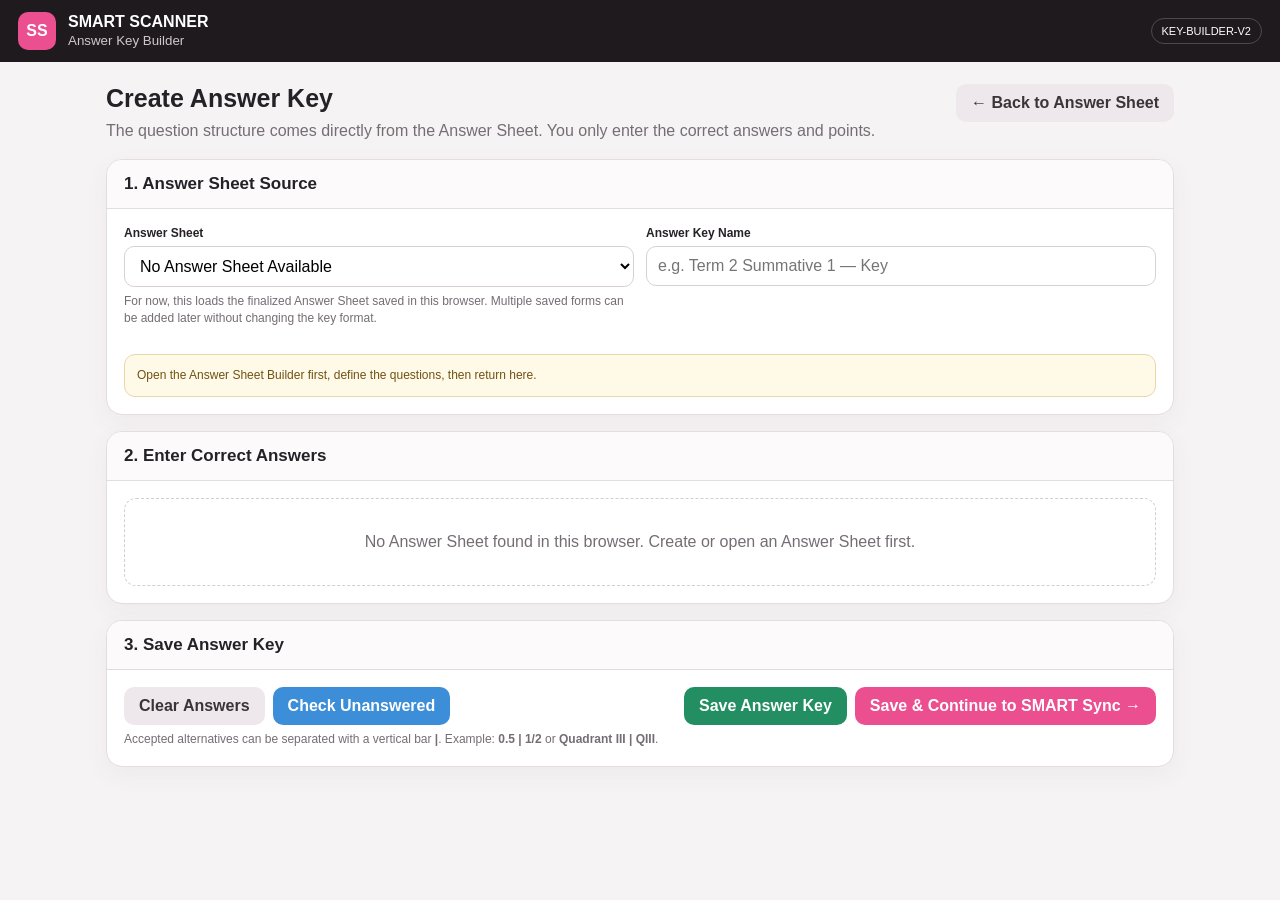
<file: answer-key-builder.html>
<!DOCTYPE html>
<html lang="en">
<head>
<meta charset="utf-8">
<meta name="viewport" content="width=device-width,initial-scale=1">
<title>SMART Scanner — Answer Key Builder</title>
<style>
:root{--ink:#252126;--muted:#756d74;--line:#e3dce1;--bg:#f6f3f5;--panel:#fff;--pink:#eb4f90;--pink2:#fff1f7;--dark:#1e1a1d;--blue:#3d8ed8;--green:#228e62;--amber:#b87911}
*{box-sizing:border-box}
body{margin:0;font-family:Arial,Helvetica,sans-serif;background:var(--bg);color:var(--ink)}
button,input,select,textarea{font:inherit}
.topbar{height:62px;background:var(--dark);color:#fff;display:flex;align-items:center;padding:0 18px;gap:12px;position:sticky;top:0;z-index:30}
.logo{width:38px;height:38px;border-radius:10px;background:var(--pink);display:grid;place-items:center;font-weight:900}
.brand b{display:block}.brand small{color:#cfc7cc}.spacer{flex:1}.pill{border:1px solid #ffffff35;border-radius:999px;padding:6px 10px;font-size:11px}
.wrap{max-width:1100px;margin:22px auto;padding:0 16px 50px}
.hero{display:grid;grid-template-columns:1fr auto;gap:16px;align-items:start;margin-bottom:16px}
.hero h1{font-size:25px;margin:0 0 6px}.hero p{margin:0;color:var(--muted);line-height:1.5}
.btn{border:0;border-radius:10px;padding:10px 15px;font-weight:800;cursor:pointer;text-decoration:none;display:inline-flex;align-items:center;justify-content:center;gap:6px}
.btn.primary{background:var(--pink);color:#fff}.btn.dark{background:var(--dark);color:#fff}.btn.light{background:#eee8ec;color:#3b3338}.btn.green{background:var(--green);color:#fff}.btn.blue{background:var(--blue);color:#fff}
.card{background:#fff;border:1px solid var(--line);border-radius:16px;box-shadow:0 8px 24px #6a48550d;margin-bottom:16px;overflow:hidden}
.cardHead{padding:14px 17px;border-bottom:1px solid var(--line);background:#fcfafb;display:flex;align-items:center;gap:10px}
.cardHead h2{margin:0;font-size:17px}.cardBody{padding:17px}
.grid2{display:grid;grid-template-columns:1fr 1fr;gap:12px}.grid3{display:grid;grid-template-columns:repeat(3,1fr);gap:12px}
label{display:block;font-size:12px;font-weight:800;margin:0 0 6px}
.field,select,textarea{width:100%;border:1px solid #d9d0d5;border-radius:10px;padding:10px 11px;background:#fff}
.help{font-size:12px;color:var(--muted);line-height:1.45;margin-top:6px}
.sourceSummary{display:grid;grid-template-columns:repeat(4,1fr);gap:10px;margin-top:14px}
.metric{border:1px solid var(--line);border-radius:12px;padding:12px;background:#fff}
.metric small{display:block;color:var(--muted);font-size:11px;margin-bottom:3px}.metric b{font-size:18px}
.notice{border:1px solid #ead6a9;background:#fff9e8;color:#705214;padding:12px;border-radius:11px;font-size:12px;line-height:1.45}
.empty{padding:34px;text-align:center;border:1px dashed #d7cbd2;border-radius:12px;color:var(--muted)}
.keyList{display:flex;flex-direction:column;gap:10px}
.keyItem{border:1px solid #ded6db;border-radius:13px;background:#fff;overflow:hidden}
.keyTop{display:grid;grid-template-columns:70px 190px minmax(0,1fr) 115px;gap:10px;align-items:center;padding:11px 12px}
.itemNo{font-size:17px;font-weight:900}.typeTag{display:inline-block;border-radius:999px;background:#f0eaee;padding:5px 8px;font-size:11px;font-weight:800;color:#544b50}
.points{display:flex;align-items:center;gap:6px}.points input{width:68px;border:1px solid #d9d0d5;border-radius:8px;padding:7px;text-align:center}
.answerArea{min-width:0}
.choiceRow{display:flex;flex-wrap:wrap;gap:8px}
.choice{min-width:44px;height:40px;border-radius:20px;border:2px solid #bbb2b7;background:#fff;font-weight:900;cursor:pointer}
.choice:hover{border-color:var(--pink)}.choice.selected{background:var(--pink);border-color:var(--pink);color:#fff}
.answerInput{width:100%;border:1px solid #d7cfd3;border-radius:9px;padding:9px 10px}
.coordGrid{display:grid;grid-template-columns:minmax(120px,.7fr) minmax(180px,1.3fr);gap:10px}
.coordGrid label{font-size:10px;color:var(--muted);margin-bottom:4px}.numericValues{display:grid;grid-template-columns:repeat(auto-fit,minmax(105px,1fr));gap:7px}.numericValue label{font-size:10px;color:var(--muted);margin-bottom:3px}
.itemNote{border-top:1px solid #eee8eb;background:#fcfafb;padding:7px 12px;color:var(--muted);font-size:11px}
.keyItem.unanswered{border-color:#e5a3a3;background:#fffafa}
.toolbar{display:flex;flex-wrap:wrap;gap:8px;align-items:center}
.toolbar .spacer{flex:1}
.progress{font-size:12px;color:var(--muted);font-weight:700}
.success{border:1px solid #a9dcc9;background:#f1fff9;color:#176448;padding:11px 12px;border-radius:10px;font-size:12px;display:none;margin-top:12px}
.danger{border:1px solid #efc1c1;background:#fff4f4;color:#8b3131;padding:11px 12px;border-radius:10px;font-size:12px;display:none;margin-top:12px}
@media(max-width:820px){
 .hero{grid-template-columns:1fr}.sourceSummary{grid-template-columns:1fr 1fr}.grid2,.grid3{grid-template-columns:1fr}
 .keyTop{grid-template-columns:52px 1fr}.answerArea{grid-column:1/-1}.points{grid-column:1/-1;justify-content:flex-end}.coordGrid{grid-template-columns:1fr}
}
</style>
</head>
<body>
<header class="topbar">
 <div class="logo">SS</div>
 <div class="brand"><b>SMART SCANNER</b><small>Answer Key Builder</small></div>
 <div class="spacer"></div>
 <span class="pill">KEY-BUILDER-V2</span>
</header>

<main class="wrap">
 <div class="hero">
  <div>
   <h1>Create Answer Key</h1>
   <p>The question structure comes directly from the Answer Sheet. You only enter the correct answers and points.</p>
  </div>
  <a class="btn light" href="./answer-sheet-builder.html">← Back to Answer Sheet</a>
 </div>

 <section class="card">
  <div class="cardHead"><h2>1. Answer Sheet Source</h2></div>
  <div class="cardBody">
   <div class="grid2">
    <div>
     <label>Answer Sheet</label>
     <select id="sheetSelect"></select>
     <div class="help">For now, this loads the finalized Answer Sheet saved in this browser. Multiple saved forms can be added later without changing the key format.</div>
    </div>
    <div>
     <label>Answer Key Name</label>
     <input id="keyName" class="field" placeholder="e.g. Term 2 Summative 1 — Key">
    </div>
   </div>
   <div id="sourceStats" class="sourceSummary"></div>
   <div id="sourceNotice" class="notice" style="margin-top:12px"></div>
  </div>
 </section>

 <section class="card">
  <div class="cardHead">
   <h2>2. Enter Correct Answers</h2>
   <div class="spacer"></div>
   <span id="progressText" class="progress"></span>
  </div>
  <div class="cardBody">
   <div id="noSheet" class="empty" style="display:none">
    No Answer Sheet found in this browser. Create or open an Answer Sheet first.
   </div>
   <div id="keyList" class="keyList"></div>
  </div>
 </section>

 <section class="card">
  <div class="cardHead"><h2>3. Save Answer Key</h2></div>
  <div class="cardBody">
   <div class="toolbar">
    <button class="btn light" type="button" onclick="clearAnswers()">Clear Answers</button>
    <button class="btn blue" type="button" onclick="markUnanswered()">Check Unanswered</button>
    <div class="spacer"></div>
    <button class="btn green" type="button" onclick="saveAnswerKey()">Save Answer Key</button>
    <button class="btn primary" type="button" onclick="saveAndOpenSync()">Save & Continue to SMART Sync →</button>
    
   </div>
   <div class="help">Accepted alternatives can be separated with a vertical bar <b>|</b>. Example: <b>0.5 | 1/2</b> or <b>Quadrant III | QIII</b>.</div>
   <div id="saveSuccess" class="success"></div>
   <div id="saveError" class="danger"></div>
  </div>
 </section>
</main>

<script>
const DRAFT_KEY='smartScannerAnswerSheetDraft';
const REGISTRY_KEY='smartScannerAnswerKeys';
const state={sheet:null,entries:[],saved:null};

function esc(s){return String(s??'').replace(/[&<>"']/g,m=>({'&':'&amp;','<':'&lt;','>':'&gt;','"':'&quot;',"'":'&#39;'}[m]))}
function safeParse(s,fallback){try{return JSON.parse(s)}catch(e){return fallback}}
function sheetSignature(sheet){
 const core={name:sheet?.name||'',questions:sheet?.questions||[]};
 return JSON.stringify(core);
}
function typeLabel(e){
 return e.type==='mcq'?'Multiple Choice':
 e.type==='tf'?'True / False':
 e.type==='groupmcq'?'Grouped MCQ':
 e.type==='word'?'Word / Text':
 e.type==='num'?'Numerical':
 e.type==='coord'?'Ordered Pair + Location':
 e.type==='short'?'Short Answer':'Answer';
}
function responseCount(sheet){
 return (sheet?.questions||[]).reduce((n,q)=>n+(q.type==='groupmcq'?Number(q.subCount||3):1),0);
}
function typeCount(sheet){
 return new Set((sheet?.questions||[]).map(q=>q.type)).size;
}
function buildEntries(sheet){
 const out=[],letters='abcdefghijklmnopqrstuvwxyz';
 (sheet?.questions||[]).forEach((q,idx)=>{
   const n=idx+1;
   if(q.type==='groupmcq'){
     const subCount=Math.max(1,Math.min(26,Number(q.subCount||3)));
     for(let s=0;s<subCount;s++){
       out.push({id:n+letters[s],display:n+letters[s],main:n,type:'groupmcq',labels:q.labels||'ABCD',answer:'',points:1});
     }
   }else if(q.type==='mcq'||q.type==='tf'){
     out.push({id:String(n),display:String(n),main:n,type:q.type,labels:q.labels||(q.type==='tf'?'TF':'ABCD'),answer:'',points:1});
   }else if(q.type==='coord'){
     out.push({id:String(n),display:String(n),main:n,type:'coord',orderedPair:'',location:'',points:1});
   }else if(q.type==='num'&&q.entryMode==='value'){
     out.push({id:String(n),display:String(n),main:n,type:'num',entryMode:'value',values:Array.from({length:Number(q.boxes||1)},()=>''),points:1,meta:q});
   }else{
     out.push({id:String(n),display:String(n),main:n,type:q.type,answer:'',points:1,meta:q});
   }
 });
 return out;
}
function loadRegistry(){
 const x=safeParse(localStorage.getItem(REGISTRY_KEY),[]);
 return Array.isArray(x)?x:[];
}
function findSavedForSheet(sheet){
 const sig=sheetSignature(sheet);
 return loadRegistry().find(k=>k.sourceSignature===sig)||null;
}
function restoreSaved(entries,saved){
 if(!saved?.entries)return entries;
 const map=new Map(saved.entries.map(e=>[String(e.id),e]));
 return entries.map(e=>{
   const old=map.get(String(e.id));
   return old?{...e,...old,type:e.type,labels:e.labels||old.labels}:e;
 });
}
function init(){
 const sheet=safeParse(localStorage.getItem(DRAFT_KEY),null);
 state.sheet=sheet&&Array.isArray(sheet.questions)?sheet:null;
 sheetSelect.innerHTML=state.sheet
   ? '<option value="current">'+esc(state.sheet.name||'Current Answer Sheet')+'</option>'
   : '<option value="">No Answer Sheet Available</option>';

 if(!state.sheet){
   noSheet.style.display='block';
   sourceStats.innerHTML='';
   sourceNotice.innerHTML='Open the Answer Sheet Builder first, define the questions, then return here.';
   keyName.value='';
   progressText.textContent='';
   return;
 }

 state.saved=findSavedForSheet(state.sheet);
 state.entries=restoreSaved(buildEntries(state.sheet),state.saved);
 keyName.value=state.saved?.name||((state.sheet.name||'Answer Sheet')+' — Key');

 sourceStats.innerHTML=
   '<div class="metric"><small>Sheet</small><b>'+esc(state.sheet.name||'Untitled')+'</b></div>'+
   '<div class="metric"><small>Main Items</small><b>'+state.sheet.questions.length+'</b></div>'+
   '<div class="metric"><small>Answer Entries</small><b>'+responseCount(state.sheet)+'</b></div>'+
   '<div class="metric"><small>Question Types</small><b>'+typeCount(state.sheet)+'</b></div>';

 sourceNotice.innerHTML=state.saved
   ? 'A saved key for this Answer Sheet was found and loaded. You can edit it and save again.'
   : 'Question types were loaded automatically from the current Answer Sheet. No need to define them again.';

 renderEntries();
}
function choiceButtons(e,index){
 const labels=String(e.labels||'ABCD').split('');
 return '<div class="choiceRow">'+labels.map(x=>
   '<button type="button" class="choice '+(e.answer===x?'selected':'')+'" onclick="setChoice('+index+',\''+String(x).replace(/'/g,"\\'")+'\')">'+esc(x)+'</button>'
 ).join('')+'</div>';
}
function answerInput(e,index,placeholder){
 return '<input class="answerInput" value="'+esc(e.answer||'')+'" oninput="setText('+index+',this.value)" placeholder="'+esc(placeholder)+'">';
}
function entryHTML(e,index){
 let area='',note='';
 if(e.type==='mcq'||e.type==='tf'||e.type==='groupmcq'){
   area=choiceButtons(e,index);
   note='Tap the correct choice.';
 }else if(e.type==='coord'){
   area='<div class="coordGrid">'+
     '<div><label>Ordered Pair</label><input class="answerInput" value="'+esc(e.orderedPair||'')+'" oninput="setCoord('+index+',\'orderedPair\',this.value)" placeholder="e.g. (-3, 2)"></div>'+
     '<div><label>Quadrant / Axis / Origin</label><input class="answerInput" value="'+esc(e.location||'')+'" oninput="setCoord('+index+',\'location\',this.value)" placeholder="e.g. Quadrant II | QII"></div>'+
   '</div>';
   note='Both fields belong to one item. Spaces in ordered pairs can be normalized by the scanner later.';
 }else if(e.type==='num'&&e.entryMode==='value'){
   area='<div class="numericValues">'+(e.values||[]).map((v,vi)=>
     '<div class="numericValue"><label>Value '+(vi+1)+'</label><input class="answerInput" value="'+esc(v||'')+'" oninput="setNumValue('+index+','+vi+',this.value)" placeholder="'+(vi===0?'d/r or value 1':'Value '+(vi+1))+'"></div>'
   ).join('')+'</div>';
   note='One complete numerical value per box. For a sequence, Value 1 can be the common difference/ratio and the remaining values the next terms.';
 }else if(e.type==='num'){
   area=answerInput(e,index,'e.g. -4 | -4.0');
   note='You may enter equivalent accepted answers separated by |.';
 }else if(e.type==='short'){
   area=answerInput(e,index,'e.g. Quadrant III | QIII | III');
   note='Use | for accepted variants when needed.';
 }else{
   area=answerInput(e,index,'Enter the correct answer');
   note='Use | for accepted variants when needed.';
 }
 return '<div class="keyItem" id="entry-'+index+'">'+
   '<div class="keyTop">'+
    '<div class="itemNo">'+esc(e.display)+'.</div>'+
    '<div><span class="typeTag">'+esc(typeLabel(e))+'</span></div>'+
    '<div class="answerArea">'+area+'</div>'+
    '<div class="points"><label style="margin:0">Points</label><input type="number" min="0" step="0.5" value="'+Number(e.points??1)+'" onchange="setPoints('+index+',this.value)"></div>'+
   '</div>'+
   '<div class="itemNote">'+esc(note)+'</div>'+
 '</div>';
}
function renderEntries(){
 keyList.innerHTML=state.entries.map(entryHTML).join('');
 updateProgress();
}
function setChoice(i,v){state.entries[i].answer=v;renderEntries()}
function setText(i,v){state.entries[i].answer=v;updateProgress()}
function setCoord(i,k,v){state.entries[i][k]=v;updateProgress()}
function setNumValue(i,vi,v){if(!Array.isArray(state.entries[i].values))state.entries[i].values=[];state.entries[i].values[vi]=v;updateProgress()}
function setPoints(i,v){const n=Number(v);state.entries[i].points=Number.isFinite(n)&&n>=0?n:1;updateProgress()}
function isAnswered(e){
 if(e.type==='coord')return String(e.orderedPair||'').trim()!==''&&String(e.location||'').trim()!=='';
 if(e.type==='num'&&e.entryMode==='value')return Array.isArray(e.values)&&e.values.length>0&&e.values.every(v=>String(v||'').trim()!=='');
 return String(e.answer||'').trim()!=='';
}
function updateProgress(){
 const answered=state.entries.filter(isAnswered).length;
 const total=state.entries.length;
 const points=state.entries.reduce((s,e)=>s+Number(e.points||0),0);
 progressText.textContent=answered+' / '+total+' answered • '+points+' total points';
 document.querySelectorAll('.keyItem').forEach((el,i)=>el.classList.toggle('unanswered',el.classList.contains('checked-unanswered')&&!isAnswered(state.entries[i])));
}
function markUnanswered(){
 state.entries.forEach((e,i)=>{
   const el=document.getElementById('entry-'+i);
   if(!el)return;
   el.classList.add('checked-unanswered');
   el.classList.toggle('unanswered',!isAnswered(e));
 });
 const first=state.entries.findIndex(e=>!isAnswered(e));
 if(first>=0)document.getElementById('entry-'+first)?.scrollIntoView({behavior:'smooth',block:'center'});
 else alert('All answer key entries are complete.');
}
function clearAnswers(){
 if(!confirm('Clear all entered answers in this Answer Key?'))return;
 state.entries=state.entries.map(e=>e.type==='coord'?{...e,orderedPair:'',location:''}:e.type==='num'&&e.entryMode==='value'?{...e,values:(e.values||[]).map(()=> '')}:{...e,answer:''});
 renderEntries();
}
function saveAnswerKey(){
 saveSuccess.style.display='none';saveError.style.display='none';
 if(!state.sheet){saveError.textContent='No Answer Sheet is loaded.';saveError.style.display='block';return false}
 const name=keyName.value.trim()||((state.sheet.name||'Answer Sheet')+' — Key');
 const unanswered=state.entries.filter(e=>!isAnswered(e)).length;
 if(unanswered&&!confirm(unanswered+' answer entr'+(unanswered===1?'y is':'ies are')+' still blank. Save anyway?'))return false;

 const now=new Date().toISOString();
 const key={
   id:state.saved?.id||('key-'+Date.now()),
   name,
   sourceSheetName:state.sheet.name||'Untitled Answer Sheet',
   sourceSignature:sheetSignature(state.sheet),
   sourceQuestions:state.sheet.questions,
   entries:state.entries,
   totalPoints:state.entries.reduce((s,e)=>s+Number(e.points||0),0),
   updatedAt:now,
   createdAt:state.saved?.createdAt||now
 };
 let registry=loadRegistry();
 const ix=registry.findIndex(x=>x.id===key.id||x.sourceSignature===key.sourceSignature);
 if(ix>=0)registry[ix]=key;else registry.push(key);
 localStorage.setItem(REGISTRY_KEY,JSON.stringify(registry));
 localStorage.setItem('smartScannerCurrentAnswerKey',JSON.stringify(key));
 state.saved=key;
 saveSuccess.textContent='Answer Key saved. '+state.entries.length+' answer entries • '+key.totalPoints+' total points.';
 saveSuccess.style.display='block';
 return true;
}
function saveAndOpenSync(){
 if(saveAnswerKey())window.location.href='./sync.html';
}
init();
</script>
</body>
</html>
</file>
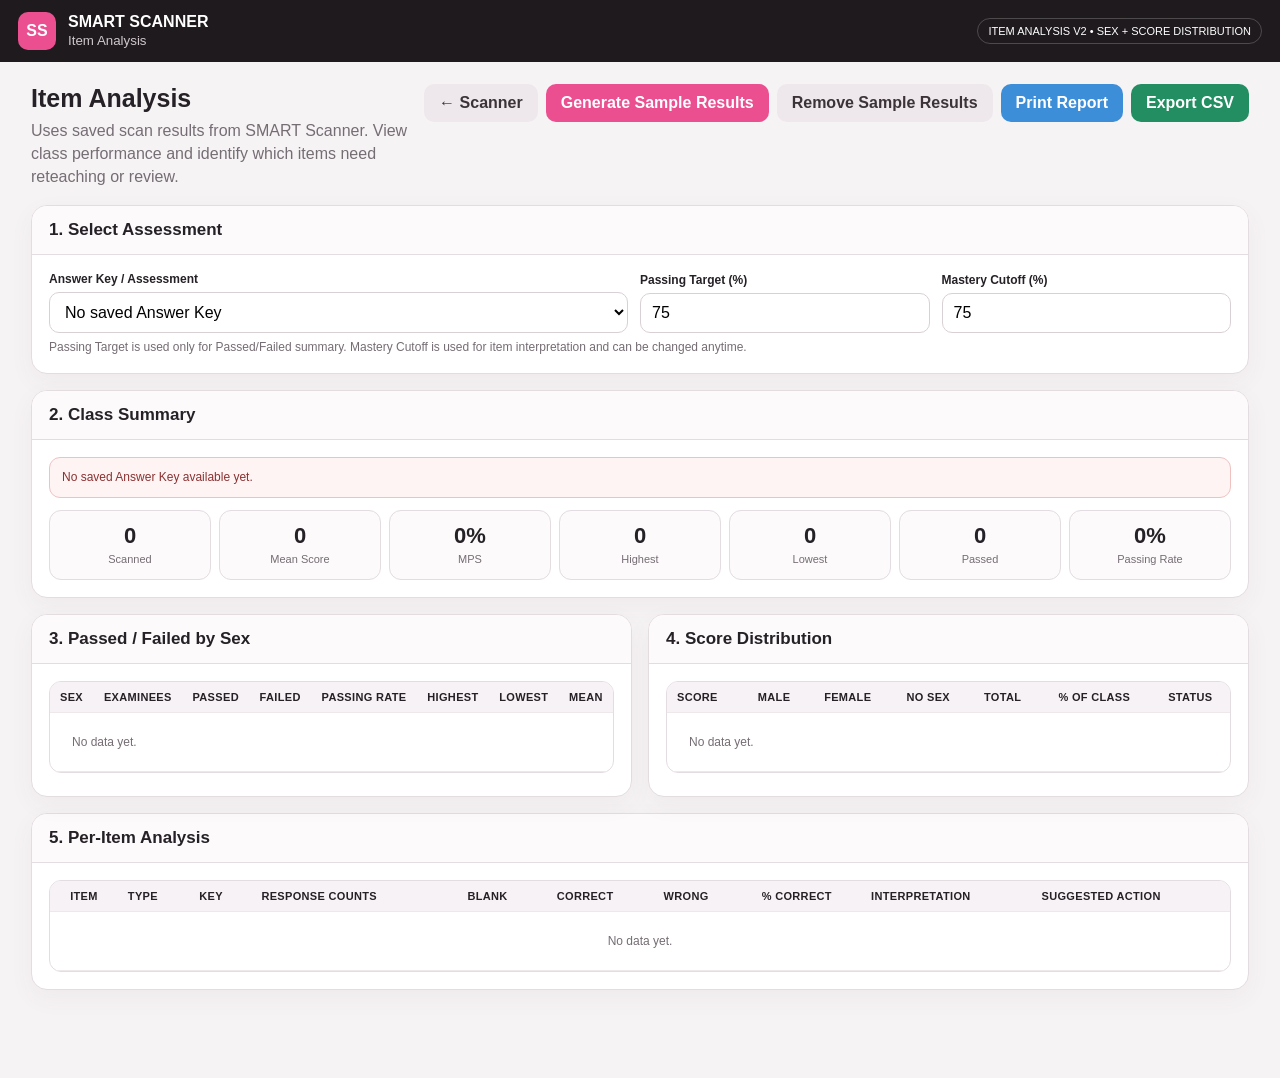
<file: item-analysis.html>
<!DOCTYPE html>
<html lang="en">
<head>
<meta charset="utf-8">
<meta name="viewport" content="width=device-width,initial-scale=1">
<title>SMART Scanner — Item Analysis</title>
<style>
:root{--ink:#252126;--muted:#756d74;--line:#e3dce1;--bg:#f6f3f5;--panel:#fff;--pink:#eb4f90;--pink2:#fff1f7;--dark:#1e1a1d;--green:#228e62;--blue:#3d8ed8;--amber:#b87911;--red:#b43a3a}
*{box-sizing:border-box}body{margin:0;font-family:Arial,Helvetica,sans-serif;background:var(--bg);color:var(--ink)}
button,input,select{font:inherit}.topbar{height:62px;background:var(--dark);color:#fff;display:flex;align-items:center;padding:0 18px;gap:12px;position:sticky;top:0;z-index:20}
.logo{width:38px;height:38px;border-radius:10px;background:var(--pink);display:grid;place-items:center;font-weight:900}.brand b{display:block}.brand small{color:#cfc7cc}.spacer{flex:1}.pill{border:1px solid #ffffff35;border-radius:999px;padding:6px 10px;font-size:11px}
.wrap{max-width:1250px;margin:22px auto;padding:0 16px 50px}.hero{display:grid;grid-template-columns:1fr auto;gap:14px;align-items:start;margin-bottom:16px}.hero h1{margin:0 0 6px;font-size:25px}.hero p{margin:0;color:var(--muted);line-height:1.45}
.btn{border:0;border-radius:10px;padding:10px 15px;font-weight:800;cursor:pointer;text-decoration:none;display:inline-flex;align-items:center;justify-content:center;gap:6px}.btn.primary{background:var(--pink);color:#fff}.btn.light{background:#eee8ec;color:#3b3338}.btn.blue{background:var(--blue);color:#fff}.btn.green{background:var(--green);color:#fff}
.card{background:#fff;border:1px solid var(--line);border-radius:16px;box-shadow:0 8px 24px #6a48550d;margin-bottom:16px;overflow:hidden}.cardHead{padding:14px 17px;border-bottom:1px solid var(--line);background:#fcfafb;display:flex;align-items:center;gap:10px}.cardHead h2{margin:0;font-size:17px}.cardBody{padding:17px}
.grid3{display:grid;grid-template-columns:2fr 1fr 1fr;gap:12px;align-items:end}.metrics{display:grid;grid-template-columns:repeat(7,1fr);gap:8px}.metric{border:1px solid var(--line);border-radius:12px;padding:12px;text-align:center;background:#fcfafb}.metric b{display:block;font-size:22px}.metric small{color:var(--muted);font-size:11px}
label{display:block;font-size:12px;font-weight:800;margin-bottom:6px}.field,select{width:100%;border:1px solid #d9d0d5;border-radius:10px;padding:10px 11px;background:#fff}.help{font-size:12px;color:var(--muted);line-height:1.45;margin-top:6px}
.status{border:1px solid var(--line);background:#fcfafb;border-radius:11px;padding:11px 12px;font-size:12px;line-height:1.45}.status.ok{border-color:#a9dcc9;background:#f1fff9;color:#176448}.status.warn{border-color:#efd8a7;background:#fff9e8;color:#795815}.status.bad{border-color:#efc1c1;background:#fff4f4;color:#8b3131}
.tableWrap{overflow:auto;border:1px solid var(--line);border-radius:12px}table{width:100%;border-collapse:collapse;min-width:1050px}th,td{padding:9px 10px;border-bottom:1px solid #eee8eb;text-align:left;font-size:12px;vertical-align:top}th{background:#f7f2f5;font-size:11px;text-transform:uppercase;letter-spacing:.03em;position:sticky;top:0;z-index:1}td.num,th.num{text-align:center}.key{font-family:ui-monospace,Consolas,monospace;font-size:11px}.badge{display:inline-block;border-radius:999px;padding:4px 8px;font-size:10px;font-weight:800}.good{background:#e9f8f1;color:#176448}.mid{background:#fff4d9;color:#795815}.low{background:#ffeaea;color:#8b3131}.muted{color:var(--muted)}.empty{padding:22px;text-align:center;color:var(--muted)}
.actions{display:flex;gap:8px;flex-wrap:wrap}.sectionSummary{display:flex;gap:12px;flex-wrap:wrap}.sectionSummary span{font-size:12px;color:var(--muted)}.splitGrid{display:grid;grid-template-columns:1fr 1fr;gap:16px}.miniTable{min-width:0!important}.miniTable th,.miniTable td{text-align:center}.miniTable th:first-child,.miniTable td:first-child{text-align:left}.sexMale{background:#eef6ff}.sexFemale{background:#fff0f6}.scorePass{color:#176448;font-weight:800}.scoreFail{color:#8b3131;font-weight:800}
@media(max-width:900px){.metrics{grid-template-columns:repeat(2,1fr)}.grid3,.hero,.splitGrid{grid-template-columns:1fr}.hero .actions{justify-content:flex-start}}
@media print{
 body{background:#fff}.topbar,.hero .actions,.controls,.noPrint{display:none!important}.wrap{max-width:none;margin:0;padding:0}.card{box-shadow:none;border:0;border-radius:0}.cardHead{background:#fff;padding-left:0}.cardBody{padding:8px 0}.tableWrap{overflow:visible;border:0}table{min-width:0}th{position:static}.metrics{grid-template-columns:repeat(7,1fr)}.metric{padding:6px}.metric b{font-size:16px}
}
</style>
</head>
<body>
<header class="topbar"><div class="logo">SS</div><div class="brand"><b>SMART SCANNER</b><small>Item Analysis</small></div><div class="spacer"></div><span class="pill">ITEM ANALYSIS V2 • SEX + SCORE DISTRIBUTION</span></header>

<main class="wrap">
 <div class="hero">
  <div><h1>Item Analysis</h1><p>Uses saved scan results from SMART Scanner. View class performance and identify which items need reteaching or review.</p></div>
  <div class="actions"><a class="btn light" href="./scanner.html">← Scanner</a><button class="btn primary" onclick="generateSampleResults()">Generate Sample Results</button><button class="btn light" onclick="removeSampleResults()">Remove Sample Results</button><button class="btn blue" onclick="window.print()">Print Report</button><button class="btn green" onclick="exportCSV()">Export CSV</button></div>
 </div>

 <section class="card controls">
  <div class="cardHead"><h2>1. Select Assessment</h2></div>
  <div class="cardBody">
   <div class="grid3">
    <div><label>Answer Key / Assessment</label><select id="keySelect" onchange="renderAll()"></select></div>
    <div><label>Passing Target (%)</label><input id="passTarget" class="field" type="number" min="0" max="100" step="1" value="75" oninput="renderAll()"></div>
    <div><label>Mastery Cutoff (%)</label><input id="masteryCutoff" class="field" type="number" min="1" max="100" step="1" value="75" oninput="renderAll()"></div>
   </div>
   <div class="help">Passing Target is used only for Passed/Failed summary. Mastery Cutoff is used for item interpretation and can be changed anytime.</div>
  </div>
 </section>

 <section class="card">
  <div class="cardHead"><h2>2. Class Summary</h2></div>
  <div class="cardBody">
   <div id="summaryStatus" class="status" style="margin-bottom:12px"></div>
   <div class="metrics">
    <div class="metric"><b id="mScanned">0</b><small>Scanned</small></div>
    <div class="metric"><b id="mMean">0</b><small>Mean Score</small></div>
    <div class="metric"><b id="mMps">0%</b><small>MPS</small></div>
    <div class="metric"><b id="mHigh">0</b><small>Highest</small></div>
    <div class="metric"><b id="mLow">0</b><small>Lowest</small></div>
    <div class="metric"><b id="mPassed">0</b><small>Passed</small></div>
    <div class="metric"><b id="mRate">0%</b><small>Passing Rate</small></div>
   </div>
  </div>
 </section>

 <div class="splitGrid">
  <section class="card">
   <div class="cardHead"><h2>3. Passed / Failed by Sex</h2></div>
   <div class="cardBody">
    <div class="tableWrap">
     <table class="miniTable">
      <thead><tr><th>Sex</th><th>Examinees</th><th>Passed</th><th>Failed</th><th>Passing Rate</th><th>Highest</th><th>Lowest</th><th>Mean</th></tr></thead>
      <tbody id="sexRows"></tbody>
     </table>
    </div>
    <div id="sexNote" class="help"></div>
   </div>
  </section>

  <section class="card">
   <div class="cardHead"><h2>4. Score Distribution</h2></div>
   <div class="cardBody">
    <div class="tableWrap">
     <table class="miniTable">
      <thead><tr><th>Score</th><th>Male</th><th>Female</th><th>No Sex</th><th>Total</th><th>% of Class</th><th>Status</th></tr></thead>
      <tbody id="scoreRows"></tbody>
     </table>
    </div>
   </div>
  </section>
 </div>

 <section class="card">
  <div class="cardHead"><h2>5. Per-Item Analysis</h2><div class="spacer"></div><div id="itemSummary" class="sectionSummary"></div></div>
  <div class="cardBody">
   <div class="tableWrap">
    <table>
     <thead><tr><th class="num">Item</th><th>Type</th><th>Key</th><th>Response Counts</th><th class="num">Blank</th><th class="num">Correct</th><th class="num">Wrong</th><th class="num">% Correct</th><th>Interpretation</th><th>Suggested Action</th></tr></thead>
     <tbody id="analysisRows"></tbody>
    </table>
   </div>
  </div>
 </section>
</main>

<script>
const KEY_REG='smartScannerAnswerKeys',CURRENT_KEY='smartScannerCurrentAnswerKey',SCAN_REG='smartScannerScans',SHEET_DRAFT='smartScannerAnswerSheetDraft';
const SAMPLE_TAG='SMART_ITEM_ANALYSIS_SAMPLE_V1';
let currentAnalysis=[],currentSexSummary=[],currentScoreDistribution=[];

function esc(s){return String(s??'').replace(/[&<>"']/g,m=>({'&':'&amp;','<':'&lt;','>':'&gt;','"':'&quot;',"'":'&#39;'}[m]))}
function parse(s,f){try{return JSON.parse(s)}catch(e){return f}}
function keys(){const a=parse(localStorage.getItem(KEY_REG),[]);return Array.isArray(a)?a:[]}
function scans(){const a=parse(localStorage.getItem(SCAN_REG),[]);return Array.isArray(a)?a:[]}
function normalizeSex(v){
 const s=String(v??'').trim().toLowerCase();
 if(s==='m'||s==='male')return 'Male';
 if(s==='f'||s==='female')return 'Female';
 return '';
}
function scanSex(scan){
 let sx=normalizeSex(scan?.learner?.sex||scan?.learner?.gender);
 if(sx)return sx;
 const sheet=parse(localStorage.getItem(SHEET_DRAFT),null),learners=sheet?.learners||[];
 const id=String(scan?.learner?.id||'').trim(),name=norm(scan?.learner?.name||'');
 const match=learners.find(l=>(id&&String(l.id||'').trim()===id)||(name&&norm(l.name||'')===name));
 return normalizeSex(match?.sex||match?.gender);
}
function norm(s){return String(s??'').trim().toLowerCase().replace(/[−–—]/g,'-').replace(/\s+/g,' ')}
function compact(s){return norm(s).replace(/\s+/g,'')}
function accepts(student,key,kind='text'){const opts=String(key??'').split('|').map(x=>kind==='coord'?compact(x):norm(x)).filter(Boolean),s=kind==='coord'?compact(student):norm(student);return !!s&&opts.includes(s)}
function typeName(e){return e.type==='mcq'?'Multiple Choice':e.type==='tf'?'True / False':e.type==='groupmcq'?'Grouped MCQ':e.type==='coord'?'Ordered Pair + Location':e.type==='num'?'Numerical':e.type==='short'?'Short Answer':'Word / Text'}
function keyText(e){
 if(e.type==='coord')return (e.orderedPair||'')+' | '+(e.location||'');
 if(e.type==='num'&&e.entryMode==='value')return (e.values||[]).join(' | ');
 return e.answer||'';
}
function responseText(r,e){
 if(!r)return '';
 if(e.type==='coord')return [r.answer?.orderedPair||'',r.answer?.location||''].filter(Boolean).join(' | ');
 if(e.type==='num'&&e.entryMode==='value')return (r.answer?.values||[]).join(' | ');
 if(r.manual)return r.answer?.text||'';
 return r.answer||'';
}
function isBlank(r,e){
 if(!r)return true;
 if(e.type==='coord')return !String(r.answer?.orderedPair||'').trim()&&!String(r.answer?.location||'').trim();
 if(e.type==='num'&&e.entryMode==='value')return !(r.answer?.values||[]).some(v=>String(v||'').trim());
 if(r.manual)return !String(r.answer?.text||'').trim();
 return !String(r.answer||'').trim();
}
function responseCorrect(r,e){
 if(!r||r.uncertain)return false;
 if(e.type==='coord')return accepts(r.answer?.orderedPair,e.orderedPair,'coord')&&accepts(r.answer?.location,e.location);
 if(e.type==='num'&&e.entryMode==='value'){
   const vals=r.answer?.values||[],ks=e.values||[];
   return vals.length===ks.length&&ks.every((k,j)=>accepts(vals[j],k,'coord'));
 }
 const ans=r.manual?r.answer?.text:r.answer;return accepts(ans,e.answer);
}
function init(){
 const ks=keys(),cur=parse(localStorage.getItem(CURRENT_KEY),null);
 keySelect.innerHTML=ks.length?ks.map(k=>'<option value="'+esc(k.id)+'">'+esc(k.name||k.sourceSheetName||'Answer Key')+'</option>').join(''):'<option value="">No saved Answer Key</option>';
 if(cur&&ks.some(k=>k.id===cur.id))keySelect.value=cur.id;
 renderAll();
}
function selectedKey(){return keys().find(k=>k.id===keySelect.value)||null}
function matchingScans(key){return scans().filter(s=>s.keyId===key.id)}
function fmt(n,d=1){return Number.isFinite(n)?n.toFixed(d).replace(/\.0$/,''):'0'}
function interpretation(p){
 const m=Math.max(1,Math.min(100,Number(masteryCutoff.value||75)));
 if(p>=m)return {label:'Mastered',cls:'good',action:'Maintain and enrich.'};
 if(p>=50)return {label:'Approaching Mastery',cls:'mid',action:'Review item skill and give targeted practice.'};
 return {label:'Needs Review',cls:'low',action:'Reteach the concept and check common misconceptions.'};
}
function renderAll(){
 const key=selectedKey();
 if(!key){summaryStatus.className='status bad';summaryStatus.textContent='No saved Answer Key available yet.';clearView();return}
 const ss=matchingScans(key),totalPts=Number(key.totalPoints||key.entries.reduce((s,e)=>s+Number(e.points||0),0));
 const pass=Math.max(0,Math.min(100,Number(passTarget.value||75)));
 const scores=ss.map(s=>Number(s.score||0));
 const mean=scores.length?scores.reduce((a,b)=>a+b,0)/scores.length:0,mps=totalPts?mean/totalPts*100:0;
 const high=scores.length?Math.max(...scores):0,low=scores.length?Math.min(...scores):0;
 const passed=ss.filter(s=>Number(s.totalPoints||totalPts)>0&&(Number(s.score||0)/Number(s.totalPoints||totalPts)*100)>=pass).length;
 const highCount=scores.length?scores.filter(x=>x===high).length:0,lowCount=scores.length?scores.filter(x=>x===low).length:0;
 mScanned.textContent=ss.length;mMean.textContent=fmt(mean,2)+' / '+fmt(totalPts,2);mMps.textContent=fmt(mps,1)+'%';mHigh.textContent=fmt(high,2)+(ss.length?' • '+highCount:'');mLow.textContent=fmt(low,2)+(ss.length?' • '+lowCount:'');mPassed.textContent=passed;mRate.textContent=ss.length?fmt(passed/ss.length*100,1)+'%':'0%';
 const sampleCount=ss.filter(s=>s.sampleTag===SAMPLE_TAG).length;
 summaryStatus.className='status '+(ss.length?'ok':'warn');summaryStatus.textContent=ss.length?(key.name+' • '+ss.length+' saved scan result'+(ss.length===1?'':'s')+' included'+(sampleCount?' • '+sampleCount+' SAMPLE':'')+'. Highest/Lowest cards also show how many learners obtained those scores.'):'No saved scan results yet for '+key.name+'. You can use Generate Sample Results to test the analysis without the scanner.';
 buildSexSummary(ss,totalPts,pass);
 buildScoreDistribution(ss,totalPts,pass);
 buildItems(key,ss);
}
function clearView(){['mScanned','mMean','mMps','mHigh','mLow','mPassed','mRate'].forEach(id=>document.getElementById(id).textContent=id==='mMps'||id==='mRate'?'0%':'0');analysisRows.innerHTML='<tr><td colspan="10" class="empty">No data yet.</td></tr>';sexRows.innerHTML='<tr><td colspan="8" class="empty">No data yet.</td></tr>';scoreRows.innerHTML='<tr><td colspan="7" class="empty">No data yet.</td></tr>';sexNote.textContent='';itemSummary.innerHTML='';currentAnalysis=[];currentSexSummary=[];currentScoreDistribution=[]}
function buildSexSummary(ss,totalPts,pass){
 const groups=['Male','Female','No Sex'].map(label=>{
   const arr=ss.filter(s=>(scanSex(s)||'No Sex')===label),scores=arr.map(s=>Number(s.score||0));
   const passed=arr.filter(s=>Number(s.totalPoints||totalPts)>0&&(Number(s.score||0)/Number(s.totalPoints||totalPts)*100)>=pass).length;
   return{label,count:arr.length,passed,failed:arr.length-passed,rate:arr.length?passed/arr.length*100:0,high:scores.length?Math.max(...scores):0,low:scores.length?Math.min(...scores):0,mean:scores.length?scores.reduce((a,b)=>a+b,0)/scores.length:0};
 });
 currentSexSummary=groups;
 sexRows.innerHTML=groups.map(g=>'<tr class="'+(g.label==='Male'?'sexMale':g.label==='Female'?'sexFemale':'')+'"><td><b>'+g.label+'</b></td><td>'+g.count+'</td><td>'+g.passed+'</td><td>'+g.failed+'</td><td>'+fmt(g.rate,1)+'%</td><td>'+fmt(g.high,2)+'</td><td>'+fmt(g.low,2)+'</td><td>'+fmt(g.mean,2)+'</td></tr>').join('');
 const noSex=groups.find(g=>g.label==='No Sex')?.count||0;
 sexNote.textContent=noSex?noSex+' saved result(s) have no Sex value yet. Add Sex to the learner list/template so these can be included under Male or Female.':'All saved results have Male/Female data.';
}
function buildScoreDistribution(ss,totalPts,pass){
 const byScore=new Map();
 ss.forEach(s=>{
   const score=Number(s.score||0),key=String(score),sex=scanSex(s)||'No Sex';
   if(!byScore.has(key))byScore.set(key,{score,male:0,female:0,noSex:0,total:0});
   const x=byScore.get(key);x.total++;
   if(sex==='Male')x.male++;else if(sex==='Female')x.female++;else x.noSex++;
 });
 const rows=[...byScore.values()].sort((a,b)=>b.score-a.score).map(x=>({...x,pct:ss.length?x.total/ss.length*100:0,status:totalPts&&x.score/totalPts*100>=pass?'Passed':'Failed'}));
 currentScoreDistribution=rows;
 scoreRows.innerHTML=rows.length?rows.map(x=>'<tr><td><b>'+fmt(x.score,2)+'</b></td><td>'+x.male+'</td><td>'+x.female+'</td><td>'+x.noSex+'</td><td><b>'+x.total+'</b></td><td>'+fmt(x.pct,1)+'%</td><td class="'+(x.status==='Passed'?'scorePass':'scoreFail')+'">'+x.status+'</td></tr>').join(''):'<tr><td colspan="7" class="empty">No saved scan results yet.</td></tr>';
}
function buildItems(key,ss){
 const rows=key.entries.map((e,i)=>{
   let blank=0,correct=0,wrong=0;const counts={};
   ss.forEach(s=>{
     const r=(s.responses||[])[i],txt=responseText(r,e);
     if(isBlank(r,e)){blank++;return}
     counts[txt]=(counts[txt]||0)+1;
     if(responseCorrect(r,e))correct++;else wrong++;
   });
   const pct=ss.length?correct/ss.length*100:0,interp=interpretation(pct);
   return {item:e.display||e.id||String(i+1),type:typeName(e),key:keyText(e),counts,blank,correct,wrong,pct,interp};
 });
 currentAnalysis=rows;
 const mastered=rows.filter(x=>x.interp.label==='Mastered').length,need=rows.filter(x=>x.interp.label==='Needs Review').length;
 itemSummary.innerHTML='<span><b>'+mastered+'</b> mastered</span><span><b>'+need+'</b> need review</span><span><b>'+rows.length+'</b> answer entries</span>';
 analysisRows.innerHTML=rows.length?rows.map(r=>{
   const responseCounts=Object.entries(r.counts).sort((a,b)=>b[1]-a[1]).map(([k,v])=>'<span class="key">'+esc(k||'(blank)')+'</span>: '+v).join('<br>')||'<span class="muted">—</span>';
   return '<tr><td class="num"><b>'+esc(r.item)+'</b></td><td>'+esc(r.type)+'</td><td class="key">'+esc(r.key||'—')+'</td><td>'+responseCounts+'</td><td class="num">'+r.blank+'</td><td class="num">'+r.correct+'</td><td class="num">'+r.wrong+'</td><td class="num"><b>'+fmt(r.pct,1)+'%</b></td><td><span class="badge '+r.interp.cls+'">'+esc(r.interp.label)+'</span></td><td>'+esc(r.interp.action)+'</td></tr>';
 }).join(''):'<tr><td colspan="10" class="empty">No answer entries found.</td></tr>';
}

function firstAlias(v){
 return String(v??'').split('|').map(x=>x.trim()).filter(Boolean)[0]||'';
}
function correctSampleAnswer(e){
 if(e.type==='coord')return {orderedPair:firstAlias(e.orderedPair),location:firstAlias(e.location)};
 if(e.type==='num'&&e.entryMode==='value')return {values:(e.values||[]).map(firstAlias)};
 if(e.type==='mcq'||e.type==='tf'||e.type==='groupmcq')return firstAlias(e.answer);
 return {text:firstAlias(e.answer)};
}
function wrongSampleAnswer(e){
 if(e.type==='coord')return {orderedPair:'(99,99)',location:'WRONG'};
 if(e.type==='num'&&e.entryMode==='value')return {values:(e.values||[]).map(()=> '99999')};
 if(e.type==='mcq'||e.type==='tf'||e.type==='groupmcq'){
   const labels=String(e.labels||'ABCD').split('');
   const correct=firstAlias(e.answer);
   return labels.find(x=>!accepts(x,correct))||'X';
 }
 return {text:'WRONG'};
}
function blankSampleAnswer(e){
 if(e.type==='coord')return {orderedPair:'',location:''};
 if(e.type==='num'&&e.entryMode==='value')return {values:(e.values||[]).map(()=> '')};
 if(e.type==='mcq'||e.type==='tf'||e.type==='groupmcq')return '';
 return {text:''};
}
function makeSampleResponse(e,mode){
 const manual=!(e.type==='mcq'||e.type==='tf'||e.type==='groupmcq');
 const answer=mode==='correct'?correctSampleAnswer(e):mode==='blank'?blankSampleAnswer(e):wrongSampleAnswer(e);
 return {entryId:e.id,type:e.type,manual,answer,uncertain:false,sample:true};
}
function generateSampleResults(){
 const key=selectedKey();
 if(!key||!Array.isArray(key.entries)||!key.entries.length){alert('Create or select an Answer Key first.');return}
 let all=scans().filter(s=>!(s.sampleTag===SAMPLE_TAG&&s.keyId===key.id));
 const rates=[1,.9,.8,.8,.7,.7,.6,.6,.5,.4,.3,.2];
 const names=['Alex Cruz','Bianca Reyes','Carlo Santos','Diana Garcia','Ethan Flores','Faith Mendoza','Gabriel Ramos','Hannah Bautista','Ivan Navarro','Julia Aquino','Kyle Domingo','Lara Castillo'];
 const sexes=['Male','Female','Male','Female','Male','Female','Male','Female','Male','Female','Male','Female'];
 const totalPts=Number(key.totalPoints||key.entries.reduce((s,e)=>s+Number(e.points||0),0));
 const made=[];
 rates.forEach((rate,li)=>{
   const correctLimit=Math.round(key.entries.length*rate);
   let score=0;
   const responses=key.entries.map((e,i)=>{
     let mode=i<correctLimit?'correct':'wrong';
     if(mode==='wrong'&&((i+li)%7===0))mode='blank';
     const rr=makeSampleResponse(e,mode);
     if(mode==='correct')score+=Number(e.points||0);
     return rr;
   });
   made.push({
     scanId:'sample-'+key.id+'-'+String(li+1).padStart(2,'0'),
     keyId:key.id,keyName:key.name,
     learner:{name:names[li],sex:sexes[li],section:'SAMPLE SECTION',id:'S'+String(li+1).padStart(3,'0')},
     layout:1,responses,score,totalPoints:totalPts,
     capturedAt:new Date(Date.now()+li*1000).toISOString(),
     sampleTag:SAMPLE_TAG,isSample:true
   });
 });
 localStorage.setItem(SCAN_REG,JSON.stringify(all.concat(made)));
 renderAll();
 alert('12 sample results created: 6 Male and 6 Female. These are sample data and can be removed anytime.');
}
function removeSampleResults(){
 const key=selectedKey();
 let all=scans();
 const before=all.length;
 all=all.filter(s=>!(s.sampleTag===SAMPLE_TAG&&(!key||s.keyId===key.id)));
 localStorage.setItem(SCAN_REG,JSON.stringify(all));
 renderAll();
 alert((before-all.length)+' sample result(s) removed.');
}

function csvCell(v){return '"'+String(v??'').replace(/"/g,'""')+'"'}
function exportCSV(){
 const key=selectedKey();if(!key){alert('No item analysis to export yet.');return}
 const rows=[['SMART Scanner Item Analysis'],['Assessment',key.name||key.sourceSheetName||''],[],['PASSED / FAILED BY SEX'],['Sex','Examinees','Passed','Failed','Passing Rate','Highest','Lowest','Mean']];
 currentSexSummary.forEach(g=>rows.push([g.label,g.count,g.passed,g.failed,fmt(g.rate,1)+'%',fmt(g.high,2),fmt(g.low,2),fmt(g.mean,2)]));
 rows.push([],['SCORE DISTRIBUTION'],['Score','Male','Female','No Sex','Total','% of Class','Status']);
 currentScoreDistribution.forEach(x=>rows.push([fmt(x.score,2),x.male,x.female,x.noSex,x.total,fmt(x.pct,1)+'%',x.status]));
 rows.push([],['PER-ITEM ANALYSIS'],['Item','Type','Key','Response Counts','Blank','Correct','Wrong','% Correct','Interpretation','Suggested Action']);
 currentAnalysis.forEach(r=>rows.push([r.item,r.type,r.key,Object.entries(r.counts).map(([k,v])=>k+': '+v).join('; '),r.blank,r.correct,r.wrong,fmt(r.pct,1),r.interp.label,r.interp.action]));
 const csv='\ufeff'+rows.map(row=>row.map(csvCell).join(',')).join('\r\n'),blob=new Blob([csv],{type:'text/csv;charset=utf-8'});
 const a=document.createElement('a');a.href=URL.createObjectURL(blob);a.download=(key.name||'item-analysis').replace(/[^a-z0-9_-]+/gi,'_')+'.csv';a.click();setTimeout(()=>URL.revokeObjectURL(a.href),1000);
}
init();
</script>
</body>
</html>
</file>
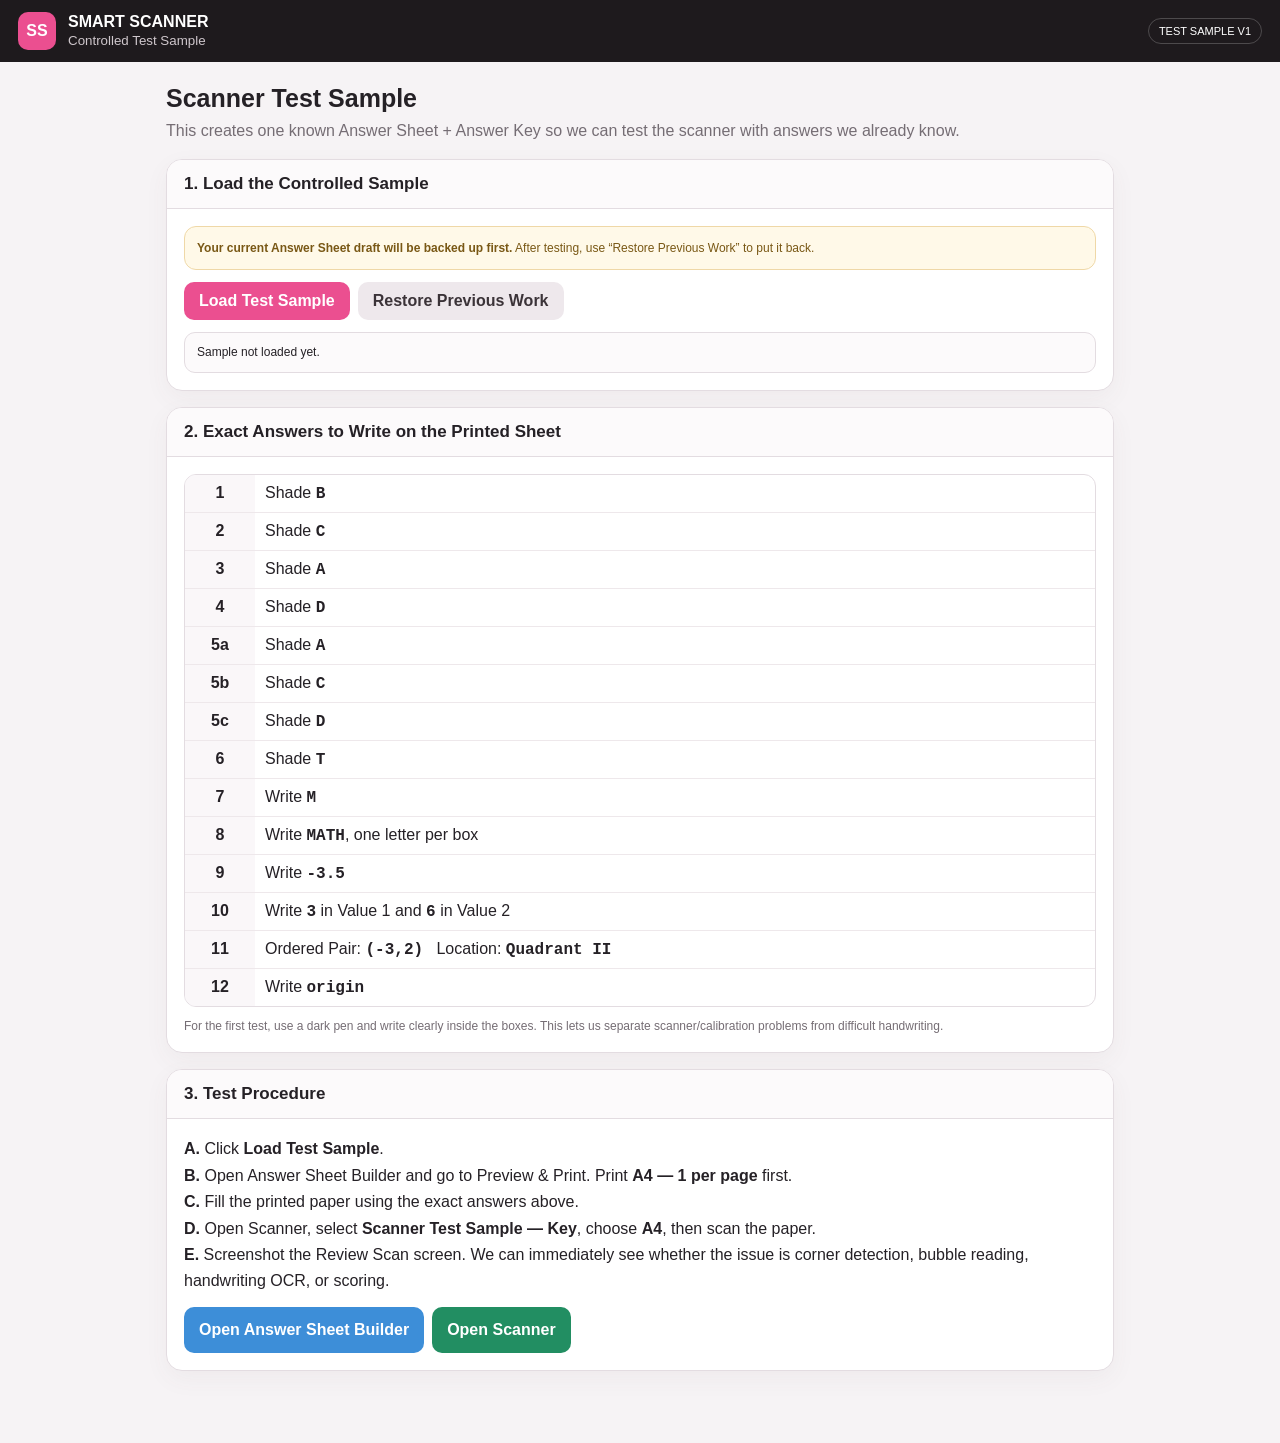
<file: scanner-test-sample.html>
<!DOCTYPE html>
<html lang="en">
<head>
<meta charset="utf-8">
<meta name="viewport" content="width=device-width,initial-scale=1">
<title>SMART Scanner — Scanner Test Sample</title>
<style>
:root{--ink:#252126;--muted:#756d74;--line:#e3dce1;--bg:#f6f3f5;--pink:#eb4f90;--dark:#1e1a1d;--green:#228e62;--blue:#3d8ed8;--amber:#b87911}
*{box-sizing:border-box}body{margin:0;font-family:Arial,Helvetica,sans-serif;background:var(--bg);color:var(--ink)}
button{font:inherit}.topbar{height:62px;background:var(--dark);color:#fff;display:flex;align-items:center;padding:0 18px;gap:12px}.logo{width:38px;height:38px;border-radius:10px;background:var(--pink);display:grid;place-items:center;font-weight:900}.brand b{display:block}.brand small{color:#cfc7cc}.spacer{flex:1}.pill{border:1px solid #ffffff35;border-radius:999px;padding:6px 10px;font-size:11px}
.wrap{max-width:980px;margin:22px auto;padding:0 16px 50px}.hero h1{margin:0 0 6px;font-size:25px}.hero p{margin:0;color:var(--muted);line-height:1.5}.card{background:#fff;border:1px solid var(--line);border-radius:16px;margin-top:16px;overflow:hidden;box-shadow:0 8px 24px #6a48550d}.cardHead{padding:14px 17px;border-bottom:1px solid var(--line);background:#fcfafb}.cardHead h2{margin:0;font-size:17px}.cardBody{padding:17px}.btn{border:0;border-radius:10px;padding:10px 15px;font-weight:800;cursor:pointer;text-decoration:none;display:inline-flex;align-items:center;justify-content:center;gap:6px}.primary{background:var(--pink);color:#fff}.green{background:var(--green);color:#fff}.blue{background:var(--blue);color:#fff}.light{background:#eee8ec;color:#3b3338}.actions{display:flex;gap:8px;flex-wrap:wrap;margin-top:12px}.status{border:1px solid var(--line);border-radius:11px;padding:11px 12px;font-size:12px;line-height:1.45;background:#fcfafb}.status.ok{border-color:#a9dcc9;background:#f1fff9;color:#176448}.status.warn{border-color:#efd8a7;background:#fff9e8;color:#795815}.guide{display:grid;grid-template-columns:70px 1fr;gap:0;border:1px solid var(--line);border-radius:12px;overflow:hidden}.guide div{padding:9px 10px;border-bottom:1px solid #eee8eb}.guide div:nth-last-child(-n+2){border-bottom:0}.guide .n{font-weight:900;text-align:center;background:#faf7f9}.code{font-family:ui-monospace,Consolas,monospace;font-weight:800}.steps{line-height:1.65}.note{font-size:12px;color:var(--muted);line-height:1.5}.warnbox{background:#fff9e8;border:1px solid #efd8a7;border-radius:12px;padding:12px;color:#795815;font-size:12px;line-height:1.5}
@media(max-width:650px){.actions .btn{flex:1}.guide{grid-template-columns:55px 1fr}}
</style>
</head>
<body>
<header class="topbar"><div class="logo">SS</div><div class="brand"><b>SMART SCANNER</b><small>Controlled Test Sample</small></div><div class="spacer"></div><span class="pill">TEST SAMPLE V1</span></header>
<main class="wrap">
 <div class="hero"><h1>Scanner Test Sample</h1><p>This creates one known Answer Sheet + Answer Key so we can test the scanner with answers we already know.</p></div>

 <section class="card">
  <div class="cardHead"><h2>1. Load the Controlled Sample</h2></div>
  <div class="cardBody">
   <div class="warnbox"><b>Your current Answer Sheet draft will be backed up first.</b> After testing, use “Restore Previous Work” to put it back.</div>
   <div class="actions">
    <button class="btn primary" onclick="loadSample()">Load Test Sample</button>
    <button class="btn light" onclick="restorePrevious()">Restore Previous Work</button>
   </div>
   <div id="status" class="status" style="margin-top:12px">Sample not loaded yet.</div>
  </div>
 </section>

 <section class="card">
  <div class="cardHead"><h2>2. Exact Answers to Write on the Printed Sheet</h2></div>
  <div class="cardBody">
   <div class="guide">
    <div class="n">1</div><div>Shade <span class="code">B</span></div>
    <div class="n">2</div><div>Shade <span class="code">C</span></div>
    <div class="n">3</div><div>Shade <span class="code">A</span></div>
    <div class="n">4</div><div>Shade <span class="code">D</span></div>
    <div class="n">5a</div><div>Shade <span class="code">A</span></div>
    <div class="n">5b</div><div>Shade <span class="code">C</span></div>
    <div class="n">5c</div><div>Shade <span class="code">D</span></div>
    <div class="n">6</div><div>Shade <span class="code">T</span></div>
    <div class="n">7</div><div>Write <span class="code">M</span></div>
    <div class="n">8</div><div>Write <span class="code">MATH</span>, one letter per box</div>
    <div class="n">9</div><div>Write <span class="code">-3.5</span></div>
    <div class="n">10</div><div>Write <span class="code">3</span> in Value 1 and <span class="code">6</span> in Value 2</div>
    <div class="n">11</div><div>Ordered Pair: <span class="code">(-3,2)</span> &nbsp; Location: <span class="code">Quadrant II</span></div>
    <div class="n">12</div><div>Write <span class="code">origin</span></div>
   </div>
   <div class="note" style="margin-top:10px">For the first test, use a dark pen and write clearly inside the boxes. This lets us separate scanner/calibration problems from difficult handwriting.</div>
  </div>
 </section>

 <section class="card">
  <div class="cardHead"><h2>3. Test Procedure</h2></div>
  <div class="cardBody steps">
   <b>A.</b> Click <b>Load Test Sample</b>.<br>
   <b>B.</b> Open Answer Sheet Builder and go to Preview & Print. Print <b>A4 — 1 per page</b> first.<br>
   <b>C.</b> Fill the printed paper using the exact answers above.<br>
   <b>D.</b> Open Scanner, select <b>Scanner Test Sample — Key</b>, choose <b>A4</b>, then scan the paper.<br>
   <b>E.</b> Screenshot the Review Scan screen. We can immediately see whether the issue is corner detection, bubble reading, handwriting OCR, or scoring.
   <div class="actions">
    <a class="btn blue" href="./answer-sheet-builder.html">Open Answer Sheet Builder</a>
    <a class="btn green" href="./scanner.html?v=test-sample">Open Scanner</a>
   </div>
  </div>
 </section>
</main>
<script>
const DRAFT='smartScannerAnswerSheetDraft',REG='smartScannerAnswerKeys',CUR='smartScannerCurrentAnswerKey',BACKUP='smartScannerScannerTestBackup';
function parse(s,f){try{return JSON.parse(s)}catch(e){return f}}
function sampleSheet(){
 const questions=[
  {type:'mcq',labels:'ABCD'},{type:'mcq',labels:'ABCD'},{type:'mcq',labels:'ABCD'},{type:'mcq',labels:'ABCD'},
  {type:'groupmcq',labels:'ABCD',subCount:3},
  {type:'tf',labels:'TF'},
  {type:'word',boxes:1},{type:'word',boxes:4},
  {type:'num',entryMode:'value',boxes:1,neg:true,dec:true,frac:false,sci:false},
  {type:'num',entryMode:'value',boxes:2,neg:false,dec:false,frac:false,sci:false},
  {type:'coord',format:'pairLocation'},
  {type:'short',kind:'short'}
 ];
 return{
  step:5,
  name:'Scanner Test Sample',
  headers:[
   {usage:'Name',enabled:true,label:'Name',width:'Large'},
   {usage:'Assessment Title',enabled:true,label:'Scanner Test',width:'Medium'},
   {usage:'Grade & Section',enabled:true,label:'Grade & Section',width:'Medium'},
   {usage:'Other 1',enabled:true,label:'Score',width:'Medium'},
   {usage:'Other 2',enabled:false,label:'',width:'Medium'},
   {usage:'Other 3',enabled:false,label:'',width:'Medium'}
  ],
  mode:'personalized',includeId:false,idDigits:5,idLabel:'Student ID',
  learners:[{name:'TEST LEARNER',sex:'Female',section:'Grade 8 - Test',id:''}],
  questions
 };
}
function signature(sheet){return JSON.stringify({name:sheet.name||'',questions:sheet.questions||[]})}
function sampleKey(sheet){
 const entries=[
  {id:'1',display:'1',main:1,type:'mcq',labels:'ABCD',answer:'B',points:1},
  {id:'2',display:'2',main:2,type:'mcq',labels:'ABCD',answer:'C',points:1},
  {id:'3',display:'3',main:3,type:'mcq',labels:'ABCD',answer:'A',points:1},
  {id:'4',display:'4',main:4,type:'mcq',labels:'ABCD',answer:'D',points:1},
  {id:'5a',display:'5a',main:5,type:'groupmcq',labels:'ABCD',answer:'A',points:1},
  {id:'5b',display:'5b',main:5,type:'groupmcq',labels:'ABCD',answer:'C',points:1},
  {id:'5c',display:'5c',main:5,type:'groupmcq',labels:'ABCD',answer:'D',points:1},
  {id:'6',display:'6',main:6,type:'tf',labels:'TF',answer:'T',points:1},
  {id:'7',display:'7',main:7,type:'word',answer:'M',points:1,meta:sheet.questions[6]},
  {id:'8',display:'8',main:8,type:'word',answer:'MATH',points:1,meta:sheet.questions[7]},
  {id:'9',display:'9',main:9,type:'num',entryMode:'value',values:['-3.5'],points:1,meta:sheet.questions[8]},
  {id:'10',display:'10',main:10,type:'num',entryMode:'value',values:['3','6'],points:1,meta:sheet.questions[9]},
  {id:'11',display:'11',main:11,type:'coord',orderedPair:'(-3,2)',location:'Quadrant II',points:1},
  {id:'12',display:'12',main:12,type:'short',answer:'origin',points:1,meta:sheet.questions[11]}
 ];
 const now=new Date().toISOString();
 return{id:'scanner-test-key-v1',name:'Scanner Test Sample — Key',sourceSheetName:sheet.name,sourceSignature:signature(sheet),sourceQuestions:sheet.questions,entries,totalPoints:14,createdAt:now,updatedAt:now};
}
function loadSample(){
 const existingBackup=parse(localStorage.getItem(BACKUP),null);
 if(!existingBackup){
   localStorage.setItem(BACKUP,JSON.stringify({draft:localStorage.getItem(DRAFT),current:localStorage.getItem(CUR)}));
 }
 const sheet=sampleSheet(),key=sampleKey(sheet);
 localStorage.setItem(DRAFT,JSON.stringify(sheet));
 let reg=parse(localStorage.getItem(REG),[]);if(!Array.isArray(reg))reg=[];
 const ix=reg.findIndex(x=>x.id===key.id);if(ix>=0)reg[ix]=key;else reg.push(key);
 localStorage.setItem(REG,JSON.stringify(reg));localStorage.setItem(CUR,JSON.stringify(key));
 status.className='status ok';status.innerHTML='<b>Test sample loaded.</b> Open Answer Sheet Builder, print A4, then fill it using the guide below.';
}
function restorePrevious(){
 const b=parse(localStorage.getItem(BACKUP),null);
 if(!b){status.className='status warn';status.textContent='No previous-work backup found on this device.';return}
 if(b.draft===null)localStorage.removeItem(DRAFT);else localStorage.setItem(DRAFT,b.draft);
 if(b.current===null)localStorage.removeItem(CUR);else localStorage.setItem(CUR,b.current);
 localStorage.removeItem(BACKUP);
 status.className='status ok';status.innerHTML='<b>Previous Answer Sheet / current Answer Key restored.</b>';
}
</script>
</body>
</html>
</file>
